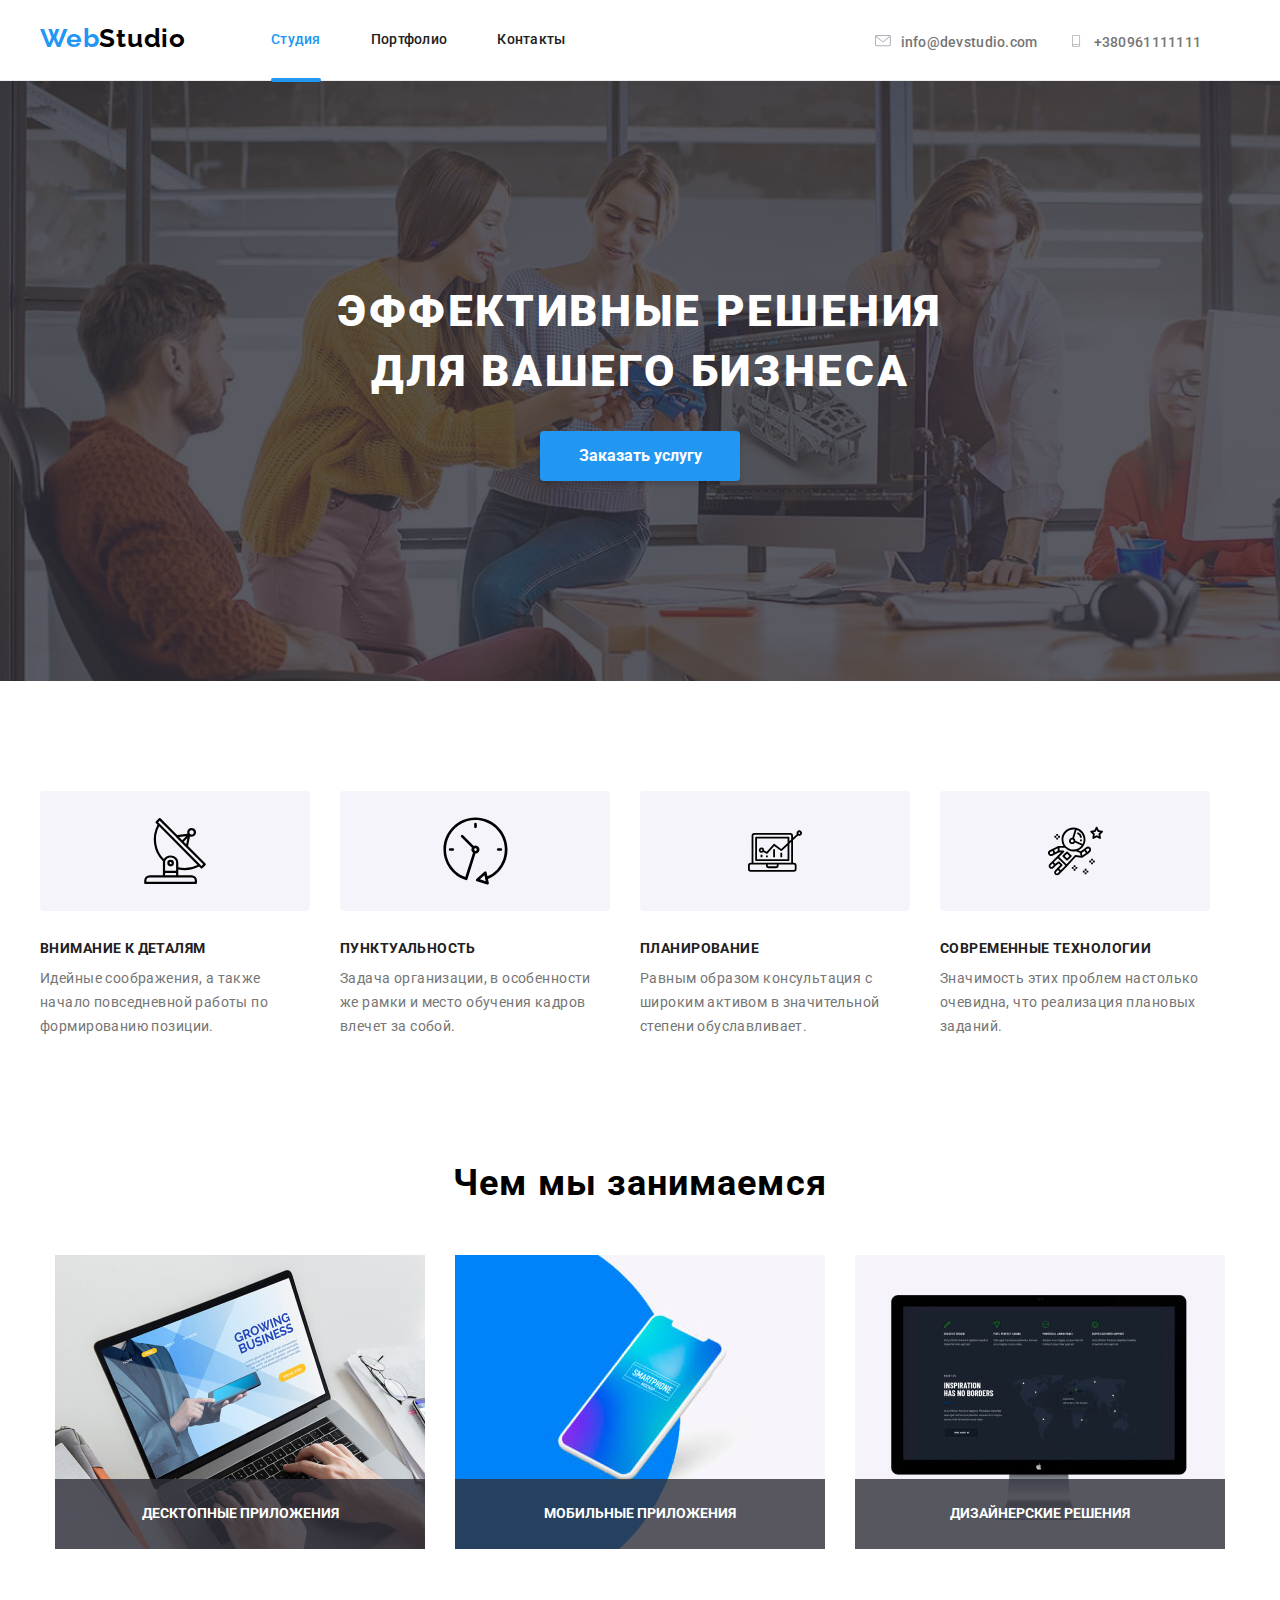
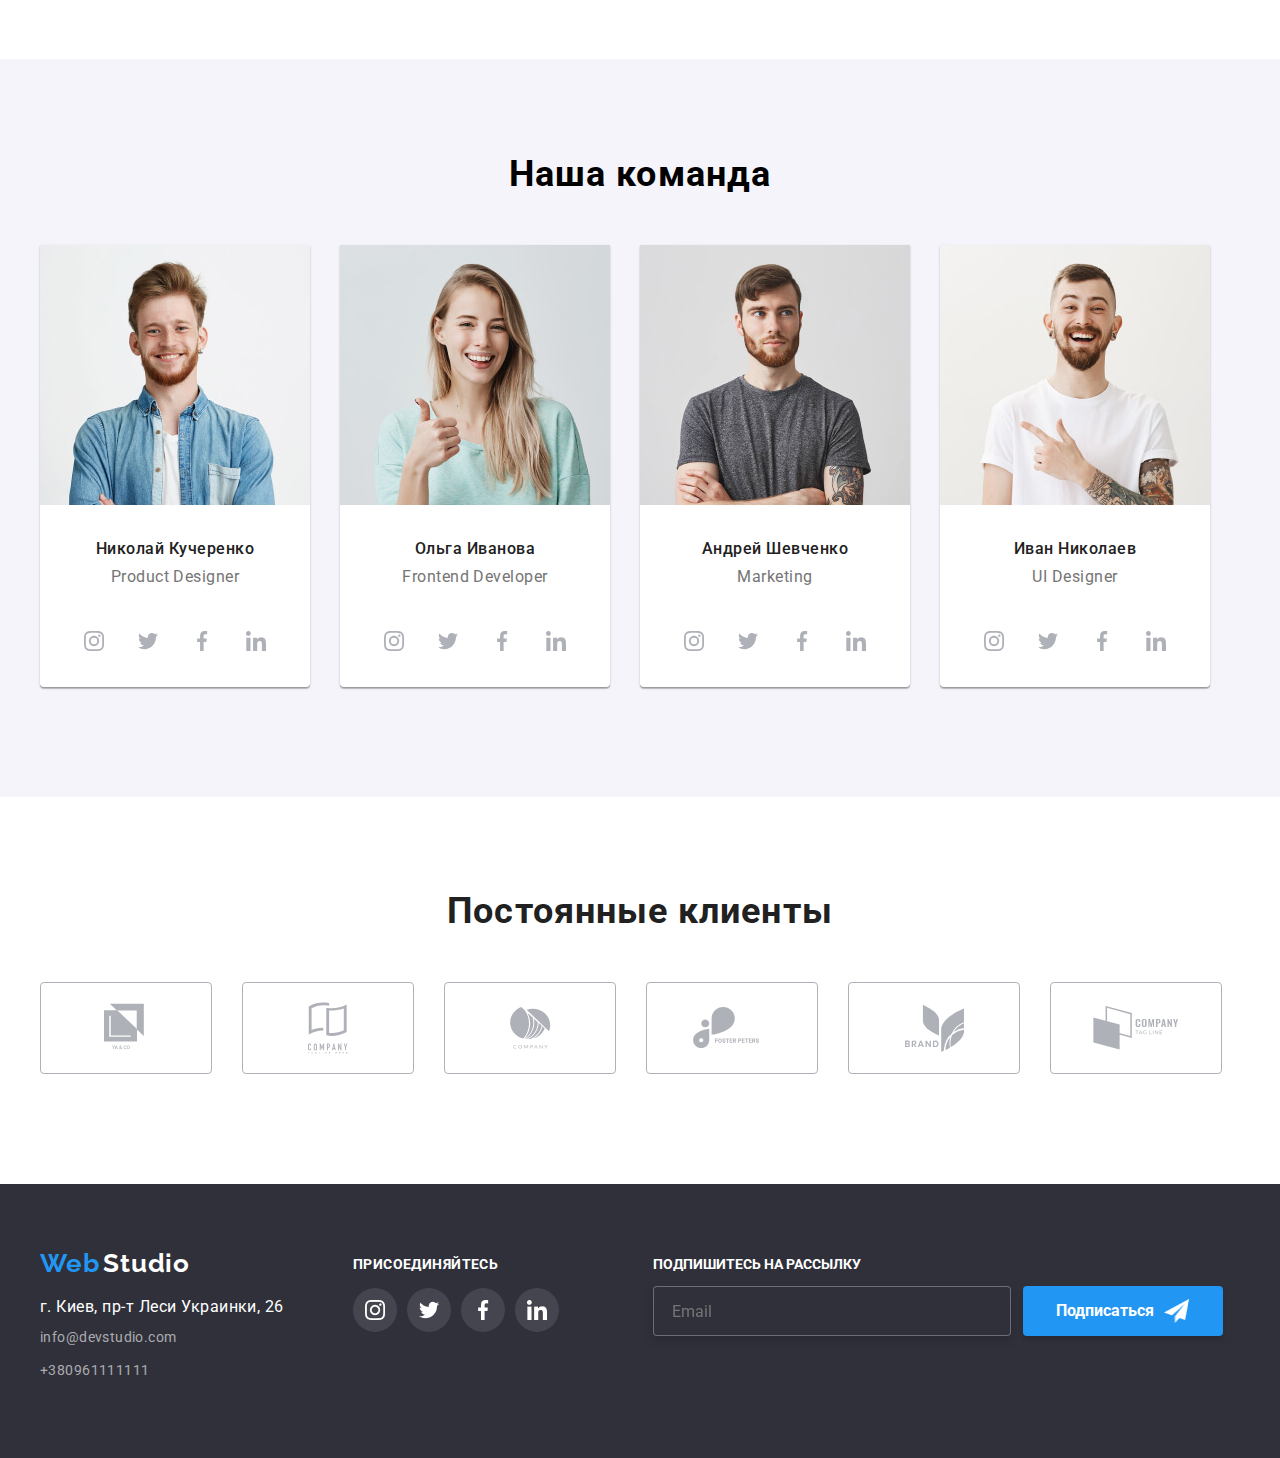
<file: index.html>
<!DOCTYPE html>
<html lang="ru">
    <!---то, что отображается в имени вкладки-->
<head>
    <meta charset="UTF-8">
    <meta name="viewport" content="width=device-width, initial-scale=1.0">
    <title>Document</title>
    <link href="https://fonts.googleapis.com/css2?family=Raleway:wght@700&family=Roboto:wght@400;500;700;900&display=swap" rel="stylesheet">
    <link rel="stylesheet" href="./styles.css">
    <link rel="stylesheet" href="./normalize.css">
</head>

<body>

    <!---шапкa-->
    
    <header class="header">
        <div class="container">
                    <nav class="navigation-pannel">
                        <a href="#" class="logo-link"> <Span class="first-part-of-logo">Web</Span><span class="second-part-of-logo">Studio</span> </a>
                        <ul class="navigation-items ">
                            <li  class="navigation "> <a href="./index.html" class="link current">Студия</a></li>
                            <li class="navigation "> <a href="./portfolio.html" class="link ">Портфолио</a></li>
                            <li class="navigation "> <a href="#" class="link " >Контакты</a></li>
                        </ul>
                    </nav>
                    <div class="contact-info flex-container">
                        <a href="mailto:info@devstudio.com" class="contact"><svg class="header-svg" width=16 height=12> <use href="./sprite.svg#icon-header-envelope"></use>  </svg>info@devstudio.com</a>
                        <a href="tel:+380961111111" class="contact"><svg class="header-svg" width=16 height=12> <use href="./sprite.svg#icon-header-phone"></use></svg>+380961111111</a>
                    </div>
            
        </div>
</header>

<main>
<!---hero-->

    <section class="hero-section">
        <div class="container">
            <h1 class="hero-section-header">Эффективные решения для  Вашего бизнеса</h1>
            <!-- <div class="hero-section-button" data-modal-open>Заказать услугу</div> -->
            <button class="hero-section-button" data-modal-open>Заказать услугу</button>
            <div class="backdrop is-hidden" data-modal>
                <div class="modal" >
                    <h3 class="modal-header">Оставьте свои данные, мы вам перезвоним</h3>
                <form class="modal-form">
                    <button type="reset" class="modal-svg-close" data-modal-close>  <svg  width=11 height=11 ><use href="./sprite-modal.svg#icon-modal-close"></use></svg></button>
                   

                    <div class="modal-section">
                        <input type="text"  name="name" id="name" class="input" placeholder=" " required >
                        <label for="name" class="modal-name"> Имя</label>
                        <svg class="modal-svg" width=12 height=20 ><use href="./sprite-modal.svg#icon-modal-1"></use></svg>
                    </div>
                    
                    <div class="modal-section">
                        <input type="tel"  name="phone" id="phone" class="input" placeholder=" " required>
                        <label for="phone" class="modal-name"> Телефон</label>
                        <svg class="modal-svg" width=13 height=20><use href="./sprite-modal.svg#icon-modal-2"></use></svg>
                    </div>
                    
                    <div class="modal-section">
                        <input type="email"  name="email" id="email" class="input" placeholder=" " required>
                        <label for="email" class="modal-name" > Почта</label>
                        <svg class="modal-svg" width=15 height=20><use href="./sprite-modal.svg#icon-modal-3"></use></svg>
                    </div>
                    
                    <label for="textarea"></label>
                    <textarea name="textarea" id="textarea" cols="30" rows="10" class="textarea" placeholder="Коментарий" class="textarea" required></textarea>
                    
                    
                    
                       <label class="agreement" > 
                        <input type="checkbox" name="checkbox" class="checkbox" required>
                        <span class="check-field"> <svg  width=15 height=15><use href="./sprite-modal.svg#icon-modal-4"></use></svg></span>
                        Соглашаюсь с рассылкой и принимаю <a href="#" class="agreement-link">Условия договора</a>
                    </label> 
                
                    
                    <button type="submit" class="hero-section-button-modal"  >Отправить</button>
                </form>
    
                <!-- <button class="hero-section-button-modal" data-modal-close>Отправить</button> -->
                    
                </div>
            </div>
        </div>


    </section>

<section class="our-benefits">
    <div class="container">
            <!---Этот заголовок нужно будет скрыть позднее-->
                <h2 class="to-hide">Наши преимущества</h2>
            <!---Этот заголовок нужно будет скрыть позднее-->
        <ul class="flex-container our-benefits-list">
            <Li class="our-benefits-item">
                <div class="benefits-svg"><svg  width=66 height=70> <use href="./sprite.svg#icon-benefit1"></use></svg></div>
                
                <h3  class="our-benefits-header">Внимание к деталям</h3>
                <p  class="our-benefits-description">Идейные соображения, а также начало повседневной работы по формированию позиции.</p>
            </Li>
                
            <Li class="our-benefits-item">
                <div class="benefits-svg"><svg  width=67 height=70> <use href="./sprite.svg#icon-benefit2"></use></svg></div>
                
                <h3 class="our-benefits-header">Пунктуальность</h3>
                <p class="our-benefits-description">Задача организации, в особенности же рамки и место обучения кадров влечет за собой.</p>
            </Li>

            <Li class="our-benefits-item">
                <div class="benefits-svg"><svg  width=70 height=54> <use href="./sprite.svg#icon-benefit3"></use></svg></div>
                
                <h3 class="our-benefits-header">Планирование</h3>
                <p class="our-benefits-description">Равным образом консультация с широким активом в значительной степени обуславливает.</p>
            </Li>
            <Li class="our-benefits-item">
                <div class="benefits-svg"> <svg  width=55 height=60> <use href="./sprite.svg#icon-benefit4"></use></svg></div>
               
                <h3 class="our-benefits-header">Современные технологии</h3>
                <p class="our-benefits-description">Значимость этих проблем настолько очевидна, что реализация плановых заданий.</p>
            </Li>
        </ul>
    </div>

</section>

<!---Чем мы занимаемся-->


    <section class="what-we-are-doing">
        <div class="container">
            <h2 class="what-we-are-doing-header">Чем мы занимаемся</h2>
            <ul class="flex-container what-we-are-doing-example">

                <li class="what-we-are-doing-item">
                    <img class="what-we-are-doing-pic" src="./what-we-are-doing-pic/what-we-do-1.jpg" alt="ДЕСКТОПНЫЕ ПРИЛОЖЕНИЯ" width="370" height="294">
                    <P class="what-we-are-doing-list">ДЕСКТОПНЫЕ ПРИЛОЖЕНИЯ</P>
                </li> 

                <li  class="what-we-are-doing-item">
                    <img class="what-we-are-doing-pic" src="./what-we-are-doing-pic/what-we-do-2.jpg" alt="МОБИЛЬНЫЕ ПРИЛОЖЕНИЯ" width="370" height="294">
                    <P class="what-we-are-doing-list">МОБИЛЬНЫЕ ПРИЛОЖЕНИЯ</P>
                </li>

                <li class="what-we-are-doing-item">
                    <img class="what-we-are-doing-pic" src="./what-we-are-doing-pic/what-we-do-3.jpg" alt="ДИЗАЙНЕРСКИЕ РЕШЕНИЯ" width="370" height="294">
                    <P class="what-we-are-doing-list">ДИЗАЙНЕРСКИЕ РЕШЕНИЯ</P>
                </li> 
            </ul>
        </div>
    </section>

    <!---Наша команда-->
    
    <section class="our-team-section">
        <div class="container">
        <h2 class="our-team-section-header">Наша команда</h2>
        <ul class="flex-container our-team-list" >
            <li class="our-team-member">
                <img src="./team/teammember1.jpg" alt="Николай Кучеренко" width="270" height="260">
                <div class="team-frame">
                <h3 class="our-team-name">Николай Кучеренко</h3>
                <p class="our-team-position">  Product Designer</p>
                <ul class="our-team-social-links flex-container ">
                    <li><a class="team-links" href="#" aria-label="Иконка инстаграма" ><svg class="team-svg" width=20 height=20> <use href="./sprite.svg#icon-instagram-team"></use></svg> </a></li>
                    <li><a class="team-links" href="#" aria-label="Иконка твиттера" ><svg class="team-svg" width=20 height=20> <use href="./sprite.svg#icon-twitter-team"></use></svg></a></li>
                    <li><a class="team-links" href="#" aria-label="Иконка фейсбука" ><svg class="team-svg" width=20 height=20> <use href="./sprite.svg#icon-facebook-team"></use></svg></a></li>
                    <li><a class="team-links" href="#" aria-label="Иконка линкедина" ><svg class="team-svg" width=20 height=20> <use href="./sprite.svg#icon-linkedin-team"></use></svg></a></li>
                </ul>
            </div>
            </li>
            <li class="our-team-member">
                <img src="./team/teammember2.jpg" alt="Ольга Иванова" width="270" height="260">
                <h3 class="our-team-name">Ольга Иванова</h3>
                <p class="our-team-position">  Frontend Developer</p>
                <ul class="our-team-social-links  flex-container">
                    <li><a class="team-links" href="#" aria-label="Иконка инстаграма" class=team-links><svg class="team-svg" width=20 height=20> <use href="./sprite.svg#icon-instagram-team"></use></svg> </a></li>
                    <li><a class="team-links" href="#" aria-label="Иконка твиттера" class=team-links><svg class="team-svg" width=20 height=20> <use href="./sprite.svg#icon-twitter-team"></use></svg></a></li>
                    <li><a class="team-links" href="#" aria-label="Иконка фейсбука" class=team-links><svg class="team-svg" width=20 height=20> <use href="./sprite.svg#icon-facebook-team"></use></svg></a></li>
                    <li><a class="team-links" href="#" aria-label="Иконка линкедина" class=team-links><svg class="team-svg" width=20 height=20> <use href="./sprite.svg#icon-linkedin-team"></use></svg></a></li>
                </ul>
                
            </li>
            <li class="our-team-member">
                <img src="./team/teammember3.jpg" alt="Андрей Шевченко" width="270" height="260">
                <h3 class="our-team-name">Андрей Шевченко</h3>
                <p class="our-team-position">  Marketing</p>
                <ul class="our-team-social-links  flex-container">
                    <li><a class="team-links" href="#" aria-label="Иконка инстаграма" ><svg class="team-svg" width=20 height=20> <use href="./sprite.svg#icon-instagram-team"></use></svg> </a></li>
                    <li><a class="team-links" href="#" aria-label="Иконка твиттера" ><svg class="team-svg" width=20 height=20> <use href="./sprite.svg#icon-twitter-team"></use></svg></a></li>
                    <li><a class="team-links" href="#" aria-label="Иконка фейсбука" ><svg class="team-svg" width=20 height=20> <use href="./sprite.svg#icon-facebook-team"></use></svg></a></li>
                    <li><a class="team-links" href="#" aria-label="Иконка линкедина" ><svg class="team-svg" width=20 height=20> <use href="./sprite.svg#icon-linkedin-team"></use></svg></a></li>
                </ul>
            </li>
            <li class="our-team-member "><img src="./team/teammember4.jpg" alt="Иван Николаев" width="270" height="260">
                <h3 class="our-team-name">Иван Николаев</h3>
                <p class="our-team-position">  UI Designer</p>
                <ul class="our-team-social-links flex-container">
                    <li><a class="team-links" href="#" aria-label="Иконка инстаграма" ><svg class="team-svg" width=20 height=20> <use href="./sprite.svg#icon-instagram-team"></use></svg> </a></li>
                    <li><a class="team-links" href="#" aria-label="Иконка твиттера" ><svg class="team-svg" width=20 height=20> <use href="./sprite.svg#icon-twitter-team"></use></svg></a></li>
                    <li><a class="team-links" href="#" aria-label="Иконка фейсбука" ><svg class="team-svg" width=20 height=20> <use href="./sprite.svg#icon-facebook-team"></use></svg></a></li>
                    <li><a class="team-links" href="#" aria-label="Иконка линкедина" ><svg class="team-svg" width=20 height=20> <use href="./sprite.svg#icon-linkedin-team"></use></svg></a></li>
                </ul>
            </li>
        </ul>
    </div>
    </section>
    

<!---добавить логотипы партнеров через css-->
            <section class="our-clients-section">
                <div class="container">
                <h2 class="our-clients-header">Постоянные клиенты</h2>
                <ul class="our-clients-list flex-container">
                    <li class="client-picture">  
                        <a href="#"  class="client-link"><svg class="client-svg" width=44 height=50> <use href="./sprite.svg#icon-Client1"></use></svg></a>
                    </li>
                    <li class="client-picture">
                        <a href="#" class="client-link"><svg class="client-svg" width=40 height=52> <use href="./sprite.svg#icon-Client2"></use></svg></a>
                    </li>
                    <li class="client-picture">
                        <a href="#" class="client-link"><svg class="client-svg" width=41 height=42> <use href="./sprite.svg#icon-Client3"></use></svg></a>
                    </li>
                    <li class="client-picture"> 
                        <a href="#"  class="client-link"><svg class="client-svg" width=79 height=42> <use href="./sprite.svg#icon-Client4"></use></svg></a>
                    </li>
                    <li class="client-picture">  
                        <a href="#" class="client-link"><svg class="client-svg" width=59 height=47> <use href="./sprite.svg#icon-Client5"></use></svg></a>
                    </li>
                    <li class="client-picture">
                        <a href="#" class="client-link"> <svg class="client-svg" width=88 height=44> <use href="./sprite.svg#icon-Client6"></use></svg></a>
                    </li>
                </ul>
                </div>
            </section>
    
</main>
<footer class="footer">
    <div class="container ">
        <div class="footer-first-part">
            <a href="#"> <Span class="first-part-of-logo">Web</Span>     <span class="second-part-of-logo">Studio</span></a> 
            <ul class="footer-items">
                <li>
                    <address><a href="https://goo.gl/maps/x4Y2dLEXptk87ys2A" target="blank" class="footer-address">г. Киев, пр-т Леси Украинки, 26</a></address>
                </li>
                <Li class="footer-contacts">   
                    <a href="mailto:info@devstudio.com" class="footer-contact">info@devstudio.com</a>
                    <a href="tel:+380961111111" class="footer-contact">+380961111111</a>
                </li>
            </ul>
        </div>
   
            <div class="join-us-link">
                <h2 class="join-us-header">Присоединяйтесь</h2>
                <ul class="join-us">
                     <li class="footer-link"><a class="footer-social" href="" aria-label="Иконка инстаграма" > <img src="./footer-pic/instagram-footer.png" alt="Иконка инстаграма" height="20" width="20"></a></li>
                     <li class="footer-link"><a class="footer-social" href="" aria-label="Иконка твиттера" > <img src="./footer-pic/twitter-footer.png" alt="Иконка твиттера" height="20" width="20"></a></li>
                     <li class="footer-link"><a class="footer-social" href="" aria-label="Иконка фейсбука" > <img src="./footer-pic/facebook-footer.png" alt=" Иконка фейсбука" height="20" width="20"></a></li>
                     <li class="footer-link"><a class="footer-social" href="" aria-label="Иконка линкедина" > <img src="./footer-pic/linkedin-footer.png" alt="Иконка линкедина" height="20" width="20"></a></li>
                </ul>
            </div>

            <form class="footer-modal-form">
                <h3 class="footer-modal-headder">Подпишитесь на рассылку</h3>
               <div class="footer-modal">
                   <label for="email"></label>
                <input  type="email"  name="email" id="email" placeholder="Email" class="input-footer">
                <button class="footer-button-modal" data-modal-close>Подписаться <img class="footer-icon" src="/footer-pic/footer-icon.png" alt="Подписаться" width="25" height="24"></button></div>
                
            </form>
        </div>

        
</footer>

<script src="./js/modal.js"></script>
    
</body>
</html>
</file>
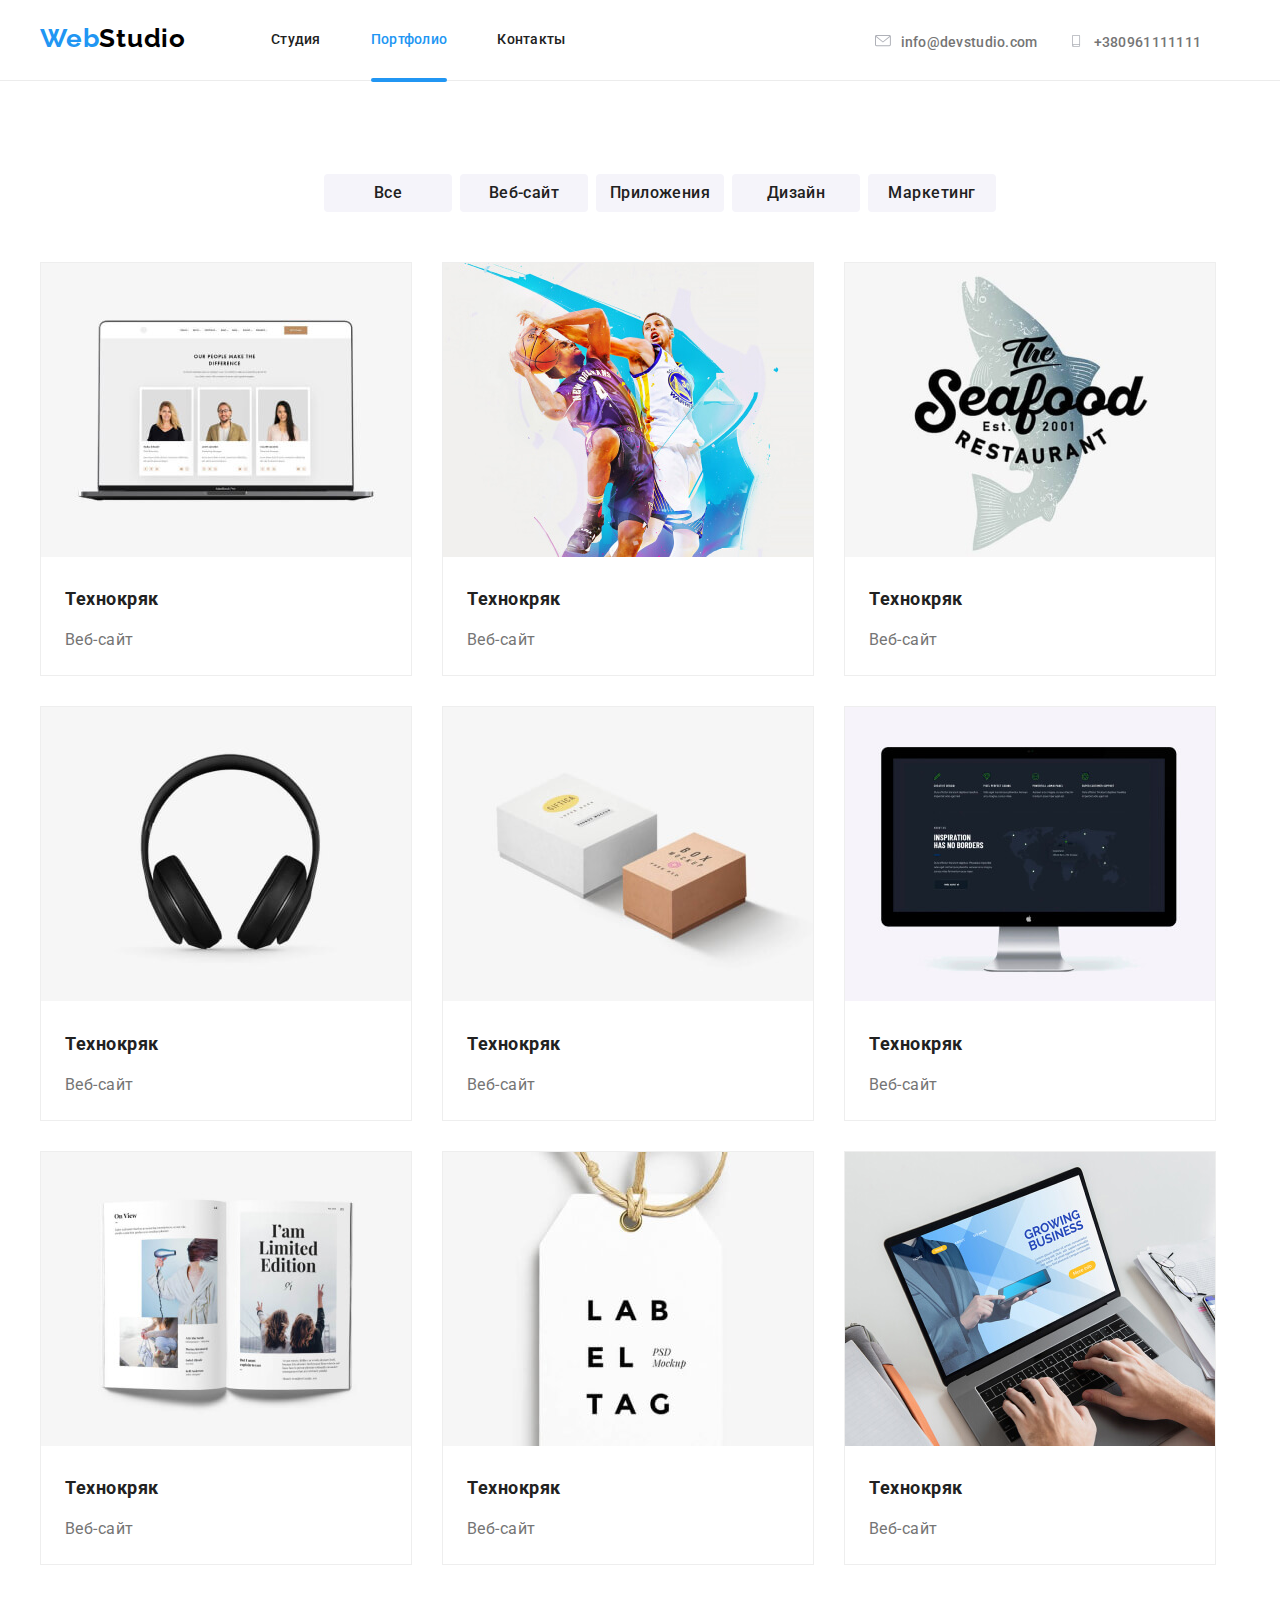
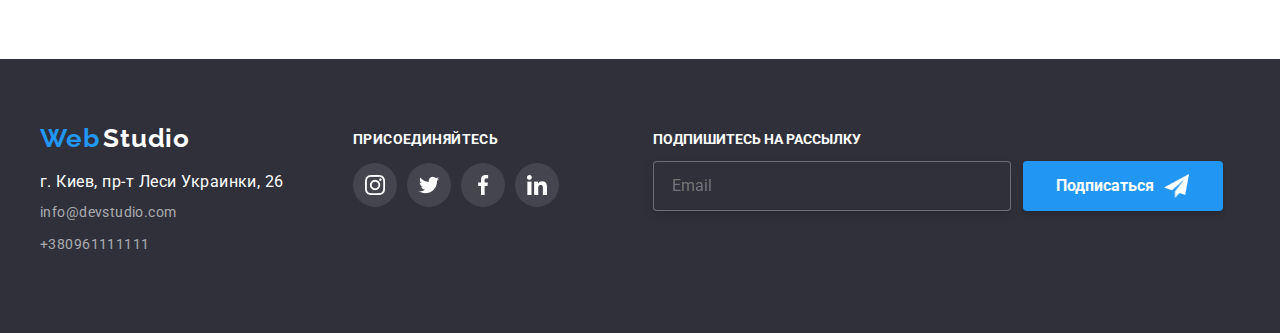
<file: portfolio.html>
<!DOCTYPE html>
<html lang="ru">
<head>
    <meta charset="UTF-8">
    <meta name="viewport" content="width=device-width, initial-scale=1.0">
    <title>Document</title>
    <link href="https://fonts.googleapis.com/css2?family=Raleway:wght@700&family=Roboto:wght@400;500;700;900&display=swap" rel="stylesheet">
    <link rel="stylesheet" href="styles.css">
    <link rel="stylesheet" href="normalize.css">
</head>
<body>
            <!---шапкa-->
            <header class="header">
                <div class="container">
                            <nav class="navigation-pannel">
                                <a href="#" class="logo-link"> <Span class="first-part-of-logo">Web</Span><span class="second-part-of-logo">Studio</span> </a>
                                <ul class="navigation-items">
                                    <li  class="navigation"> <a href="./index.html" class="link">Студия</a></li>
                                    <li class="navigation"> <a href="./portfolio.html" class="link current">Портфолио</a></li>
                                    <li class="navigation"> <a href="#" class="link" >Контакты</a></li>
                                </ul>
                            </nav>
                            <div class="contact-info flex-container">
                                <a href="mailto:info@devstudio.com" class="contact"><svg class="header-svg" width=16 height=12> <use href="./sprite.svg#icon-header-envelope"></use>  </svg>info@devstudio.com</a>
                                <a href="tel:+380961111111" class="contact"><svg class="header-svg" width=16 height=12> <use href="./sprite.svg#icon-header-phone"></use></svg>+380961111111</a>
                            </div>
                    
                </div>
        </header>
        
    
        <main>
            <!--секция кнопок-->
            <section class="filter-buttons">
                <div class="container"></div>
                <h1 hidden>gallery</h1>
                <ul class="gallery-items">
                    <li class="button-portfolio"><a href="#" class="btn-list">Все</a></li>
                    <li class="button-portfolio"><a href="#" class="btn-list">Веб-сайт</a></li>
                    <li class="button-portfolio"><a href="#" class="btn-list">Приложения</a></li>
                    <li class="button-portfolio"><a href="#" class="btn-list">Дизайн</a></li>
                    <li class="button-portfolio"><a href="#" class="btn-list">Маркетинг</a></li>  
                </ul>
            </div>
            </section>
            <!--работы портфолио-->
            <section class=" portfolio">
                <div class="container">
                    <ul class="portfolio-list">
                        <li class="portfolio-item"> 
                            <div class="product-thumb">
                                <img class="portfolio-pic" src="./portfolio-pic/portfolio1.jpg" alt="пример работы 1">
                                <p class="overlay">Технокряк это современная площадка распространения коронавируса. Компании используют эту платформу для цифрового шпионажа и атак на защищённые сервера конкурентов.</p>
                            </div>
                            
                            <h2 class="portfolio-list-header"> Технокряк</h2>
                            <p class="portfolio-list-description">Веб-сайт</p>
                            
                        </li>
                        <li class="portfolio-item"> 
                            <div class="product-thumb">
                                <img class="portfolio-pic" src="./portfolio-pic/portfolio2.jpg" alt="пример работы 1">
                                <p class="overlay">Технокряк это современная площадка распространения коронавируса. Компании используют эту платформу для цифрового шпионажа и атак на защищённые сервера конкурентов.</p>
                            </div>
                            
                            <h2 class="portfolio-list-header"> Технокряк</h2>
                            <p class="portfolio-list-description">Веб-сайт</p>
                            
                        </li>
                        <li class="portfolio-item"> 
                            <div class="product-thumb">
                                <img class="portfolio-pic" src="./portfolio-pic/portfolio3.jpg" alt="пример работы 1">
                                <p class="overlay">Технокряк это современная площадка распространения коронавируса. Компании используют эту платформу для цифрового шпионажа и атак на защищённые сервера конкурентов.</p>
                            </div>
                            
                            <h2 class="portfolio-list-header"> Технокряк</h2>
                            <p class="portfolio-list-description">Веб-сайт</p>
                            
                        </li>
                        <li class="portfolio-item"> 
                            <div class="product-thumb">
                                <img class="portfolio-pic" src="./portfolio-pic/portfolio4.jpg" alt="пример работы 1">
                                <p class="overlay">Технокряк это современная площадка распространения коронавируса. Компании используют эту платформу для цифрового шпионажа и атак на защищённые сервера конкурентов.</p>
                            </div>
                            
                            <h2 class="portfolio-list-header"> Технокряк</h2>
                            <p class="portfolio-list-description">Веб-сайт</p>
                            
                        </li>
                        <li class="portfolio-item"> 
                            <div class="product-thumb">
                                <img class="portfolio-pic" src="./portfolio-pic/portfolio5.jpg" alt="пример работы 1">
                                <p class="overlay">Технокряк это современная площадка распространения коронавируса. Компании используют эту платформу для цифрового шпионажа и атак на защищённые сервера конкурентов.</p>
                            </div>
                            
                            <h2 class="portfolio-list-header"> Технокряк</h2>
                            <p class="portfolio-list-description">Веб-сайт</p>
                            
                        </li>
                        <li class="portfolio-item"> 
                            <div class="product-thumb">
                                <img class="portfolio-pic" src="./portfolio-pic/portfolio6.jpg" alt="пример работы 1">
                                <p class="overlay">Технокряк это современная площадка распространения коронавируса. Компании используют эту платформу для цифрового шпионажа и атак на защищённые сервера конкурентов.</p>
                            </div>
                            
                            <h2 class="portfolio-list-header"> Технокряк</h2>
                            <p class="portfolio-list-description">Веб-сайт</p>
                            
                        </li>
                        <li class="portfolio-item"> 
                            <div class="product-thumb">
                                <img class="portfolio-pic" src="./portfolio-pic/portfolio7.jpg" alt="пример работы 1">
                                <p class="overlay">Технокряк это современная площадка распространения коронавируса. Компании используют эту платформу для цифрового шпионажа и атак на защищённые сервера конкурентов.</p>
                            </div>
                            
                            <h2 class="portfolio-list-header"> Технокряк</h2>
                            <p class="portfolio-list-description">Веб-сайт</p>
                            
                        </li>
                        <li class="portfolio-item"> 
                            <div class="product-thumb">
                                <img class="portfolio-pic" src="./portfolio-pic/portfolio8.jpg" alt="пример работы 1">
                                <p class="overlay">Технокряк это современная площадка распространения коронавируса. Компании используют эту платформу для цифрового шпионажа и атак на защищённые сервера конкурентов.</p>
                            </div>
                            
                            <h2 class="portfolio-list-header"> Технокряк</h2>
                            <p class="portfolio-list-description">Веб-сайт</p>
                            
                        </li>
                        <li class="portfolio-item"> 
                            <div class="product-thumb">
                                <img class="portfolio-pic" src="./portfolio-pic/portfolio9.jpg" alt="пример работы 1">
                                <p class="overlay">Технокряк это современная площадка распространения коронавируса. Компании используют эту платформу для цифрового шпионажа и атак на защищённые сервера конкурентов.</p>
                            </div>
                            
                            <h2 class="portfolio-list-header"> Технокряк</h2>
                            <p class="portfolio-list-description">Веб-сайт</p>
                            
                        </li>
                    </ul>
                </div>    
            </section>
            
        </main>
        <footer class="footer">
            <div class="container ">
                <div class="footer-first-part">
                    <a href="#"> <Span class="first-part-of-logo">Web</Span>     <span class="second-part-of-logo">Studio</span></a> 
                    <ul class="footer-items">
                        <li>
                            <address><a href="https://goo.gl/maps/x4Y2dLEXptk87ys2A" target="blank" class="footer-address">г. Киев, пр-т Леси Украинки, 26</a></address>
                        </li>
                        <Li class="footer-contacts">   
                            <a href="mailto:info@devstudio.com" class="footer-contact">info@devstudio.com</a>
                            <a href="tel:+380961111111" class="footer-contact">+380961111111</a>
                        </li>
                    </ul>
                </div>
           
                    <div class="join-us-link">
                        <h2 class="join-us-header">Присоединяйтесь</h2>
                        <ul class="join-us">
                             <li class="footer-link"><a class="footer-social" href="" aria-label="Иконка инстаграма" > <img src="./footer-pic/instagram-footer.png" alt="Иконка инстаграма" height="20" width="20"></a></li>
                             <li class="footer-link"><a class="footer-social" href="" aria-label="Иконка твиттера" > <img src="./footer-pic/twitter-footer.png" alt="Иконка твиттера" height="20" width="20"></a></li>
                             <li class="footer-link"><a class="footer-social" href="" aria-label="Иконка фейсбука" > <img src="./footer-pic/facebook-footer.png" alt=" Иконка фейсбука" height="20" width="20"></a></li>
                             <li class="footer-link"><a class="footer-social" href="" aria-label="Иконка линкедина" > <img src="./footer-pic/linkedin-footer.png" alt="Иконка линкедина" height="20" width="20"></a></li>
                        </ul>
                    </div>
                    <form class="footer-modal-form">
                        <h3 class="footer-modal-headder">Подпишитесь на рассылку</h3>
                       <div class="footer-modal">
                           <label for="email"></label>
                        <input  type="email"  name="email" id="email" placeholder="Email" class="input-footer">
                        <button class="footer-button-modal" data-modal-close>Подписаться <img class="footer-icon" src="/footer-pic/footer-icon.png" alt="Подписаться" width="25" height="24"></button></div>
                        
                    </form>
                </div>
        </footer>
    
</body>
</html>
</file>
<file: styles.css>
html{
    box-sizing: border-box;

}

*
*::before,
*::after{
    box-sizing: inherit;
    margin: 0px;
    padding: 0px;
}



:root{
    --background-color:#fff;
    --accent-color: #2196F3;
    --header-color: #212121;
    --subheader-color: #757575;
    --transition:250ms cubic-bezier(0.4, 0, 0.2, 1);
}

body {
    font-family: 'Roboto', sans-serif;
    background-color: var(--background-color);  
 }

.container{
    width: 1200px;
    padding-left:15px;
    padding-right:15px;
    margin: 0 auto;
}
/*logo*/


.logo-link{
    margin-right: 85px;
    padding-top: 19px;
    padding-bottom: 25px;
}

.first-part-of-logo{
    font-family: Raleway;
    font-style: normal;
    font-weight: bold;
    font-size: 26px;
    line-height: 1.47;
    color: var(--accent-color);
    letter-spacing: 0.03em;
    
}
.second-part-of-logo{
    font-family: Raleway;
    font-style: normal;
    font-weight: bold;
    font-size: 26px;
    line-height: 1.47px;
    color: black;
    letter-spacing: 0.03em;   
}


.header{
    height: 80px;
    border-bottom: 1px solid #ECECEC;;
}
/*header without logo*/
.header a {
    text-decoration: none;
    font-weight: 500;
    font-size: 14px;
    line-height: 1.14;
    letter-spacing: 0.02em;
}


.navigation-pannel{
    display: inline-flex;

 }

 
 .header .flex-container{
    display: inline-flex;
    align-content: baseline;
 }

 .navigation-items {
    list-style-type: none;
    padding-left: 0;
    margin-top: 0;
    margin-bottom: 0;
 }
 
.portfolio-header{
    border-bottom:  1px solid #ECECEC;
}
 .navigation-items .link {
    display: block;
    padding-top: 32px;
    padding-bottom: 32px;
}

.navigation-items :not(:last-child){
    margin-right: 50px;
}

.flex-container {
    display: flex;
    align-items: center;
    padding-left: 0;
}



.navigation-items .link:hover,
.navigation-items .link:focus{
    color: var(--accent-color);
    transition: var(--transition);
    
}

/* .navigation-items .link:hover::after{
    display: block;
    width: 100%;
    height: 4px;
    background-color:var(--accent-color);
    border-radius: 2px;
    content: "";
    margin-bottom: 0;
    margin-top: 30px;
    
} */

.navigation .current{
    color: var(--accent-color);
}

.current{
    position: relative;
    
}

 .current::after {
    position: absolute;
    display: block;
    width: 100%;
    height: 4px;
    background-color:var(--accent-color);
    border-radius: 2px;
    content: "";
    margin-bottom: 0;
    margin-top: 30px;
    
}


.navigation-items a {
    color:var(--header-color);
}

.navigation-items{
    display: flex;
}

.contact-info :hover,
.contact-info :focus{ 
    color: var(--accent-color);
    transition: var(--transition);
}

.contact:hover .header-svg,
.contact:focus .header-svg{
    fill: var(--accent-color);
    transition: var(--transition);
}

.contact-info{
    padding-left: 305px;
}

.header-svg{
    fill: #AFB1B8;
    margin-right: 10px;
}


.contact-info a{
    color:var(--subheader-color)

}

.contact-info .contact{
    margin-right: 30px;  
    padding-top: 32px;
    padding-bottom: 32px;     
}

.contact-info .contact:last-child{
    margin-right: 0px;
}

/*hero section*/

.hero-section{
    padding-bottom: 200px;
    padding-top: 200px;
    background-image:linear-gradient(rgba(47, 48, 58, 0.8),rgba(47, 48, 58, 0.8)), url('./hero-section-pic/hero.jpg');
    background-color: blue;
}

.hero-section .container{

    display: flex ;
    flex-direction: column;
    align-items: center;  
    
}

.hero-section-header{ 
    font-family: Roboto;
    font-style: normal;
    font-weight: 900;
    font-size: 44px;
    line-height: 60px;
    /* or 136% */
    
    text-align: center;
    letter-spacing: 0.06em;
    text-transform: uppercase;
    width: 696px;
    margin-top: 0;
    margin-bottom: 30px;
    color: #ffffff;
    
   }


.hero-section-button:hover,
.hero-section-button:focus{
    background-color: var(--accent-color);
    color:#fff ;
    transition: var(--transition);
}

.backdrop{
    position: fixed;
    top: 0;
    left: 0;
    height: 100%;
    width: 100%;
    background-color: rgba(0, 0, 0, 0.2);
    display: flex;
    align-items: center;
    justify-content: center;
    z-index: 1;
}

.backdrop.is-hidden{
    opacity: 0;
    pointer-events: none;
}

.modal{
    position: absolute;
    /* top: 50%;
    left: 50%;
    transform: translateY(-50% -50%); */
    min-width: 528px;
    min-height: 581px;
    background-color: var(--background-color);
    box-shadow: 0px 1px 3px rgba(0, 0, 0, 0.12), 0px 1px 1px rgba(0, 0, 0, 0.14), 0px 2px 1px rgba(0, 0, 0, 0.2);
    border-radius: 4px;
}

 .modal-section{
    position: relative;
}


.modal-name{
    position: absolute;
    top: 20%;
    left: 15%; 
    font-family: Roboto;
    font-style: normal;
    font-weight: normal;
    font-size: 14px;
    line-height: 16px;
    color: #757575;
} 

.modal-svg{
    position: absolute;
    top: 50%;
    left: 60px;
    transform: translateY(-120%);
    margin: auto;
}

.modal-svg-close{
    position: absolute;
    top: 8px;
    right: 8px;
    background: #FFFFFF;
    border: 1px solid rgba(0, 0, 0, 0.1);
    border-radius: 50%;
    outline: none;
    
}

.modal-svg-close:hover{
    fill: var(--accent-color);
    outline: none;
}

.input:focus ~.modal-svg{
    fill: var(--accent-color);
}
.input:focus{
    border: 1px solid #2196F3;
    border-radius: 4px;
    background-color: var(--background-color);
    outline: none;
    

}
.input:focus + .modal-name,
.input:not(:placeholder-shown) + .modal-name{
    color:var(--accent-color);
    transform: translate( -20px, -35px);
    transition: var(--transition);
    
}



.modal-header{
   display: flex;
   justify-content: center;
   margin-top: 40px;
   margin-bottom: 30px;
}


.modal-form{
    display: flex;
    flex-direction: column;
    height: 581px;
    box-sizing: border-box;
}  

.input{
    width: 408px;
    height: 40px;
    margin-left: 39px;
    margin-right: 39px;
    margin-bottom: 28px;
    border: 1px solid rgba(33, 33, 33, 0.2);
    border-radius: 4px;
    padding-left: 40px; 

}



.input:focus{
    color: var(--accent-color);
    box-shadow: 0px 1px 3px rgba(0, 0, 0, 0.12), 0px 1px 1px rgba(0, 0, 0, 0.14), 0px 2px 1px rgba(0, 0, 0, 0.2);
    border-radius: 4px;
    padding-left: 40px;
    
}

.input:focus:required:valid:not(:placeholder-shown){
    color: var(--accent-color);
}
  
.textarea:required:valid:not(:placeholder-shown){
    color: var(--accent-color);
}
  
.contact-form-btn.submit{
    background-color: var(--accent-color);

}

.textarea{
    margin-left: 40px;
    margin-right: 40px;
    margin-bottom: 20px;
    width: 465px;
    height: 120px;
    resize: none;
    border: 1px solid rgba(33, 33, 33, 0.2);
    border-radius: 4px;
    padding: 16px 12px;
    
}

.textarea:focus{
    border: 1px solid #2196F3;
    border-radius: 4px;
    background-color: var(--background-color);
    outline: none;
    
}


.agreement{
    margin-bottom: 30px;
    display: flex;
    justify-content: center;
    font-family: Roboto;
    font-style: normal;
    font-weight: normal;
    font-size: 14px;
    line-height: 24px;
    /* identical to box height, or 171% */
    letter-spacing: 0.03em;
    color: #757575;
    
}

.agreement-link{
    color: var(--accent-color);
    margin-left: 2px;
}


.check-field{
    width: 15px;
    height: 15px;
    border: 2px solid #212121;
    display: flex;
    background-color: var(--background-color);
    margin-right: 8px;  
    border-radius: 4px;
    padding-left: 1px;
}

.checkbox:checked + .check-field{
    background-color: var(--accent-color);
    border: 2px solid var(--accent-color);
    border-radius: 4px;
    transition: var(--transition);
    
   
}
.checkbox{
    appearance: none;
    -webkit-appearance:none;
    -moz-appearance:none;
    
}

.hero-section-button{
    
    font-weight: bold;
    font-size: 16px;
    line-height: 1.80;

    background-color: var(--accent-color);
    color: #fff;
    height: 50px;
    width: 200px;
    
    box-shadow: 0px 4px 4px rgba(0, 0, 0, 0.15);
    border-radius: 4px;
    border-width: 0px;
    border-image: none;
    border-style: none;
    border-color: var(--accent-color);
}

.hero-section-button-modal{
    
    font-weight: bold;
    font-size: 16px;
    line-height: 1.80;
    background-color: var(--accent-color);
    color: #fff;
    width: 200px;
    height: 50px;
    box-shadow: 0px 4px 4px rgba(0, 0, 0, 0.15);
    border-radius: 4px;
    border-width: 0px;
    border-image: none;
    border-style: none;
    border-color: var(--accent-color);
    margin: auto;
}


/*Наши преимущества*/

.to-hide{
    display: none;
}

.our-benefits li{
    list-style-type: none;
}

.our-benefits{
    padding-bottom: 94px;
    padding-top: 94px;
}



.benefits-svg{
    display: flex;
    background-color: #F5F4FA;
    width: 270px;
    border-radius: 4px;
    height: 120px;
    justify-content: center;
    align-items: center;
    
}
.our-benefits-header{
    font-weight: bold;
    font-size: 14px;
    line-height: 1.14;
    text-transform: uppercase;
    color: var(--header-color);
    letter-spacing: 0.03em;
    margin-top: 30px;
    margin-bottom: 10px;
}

.our-benefits-description{
    font-weight: normal;
    font-size: 14px;
    line-height: 1.71;
    color: var(--subheader-color);
    letter-spacing: 0.03em;
    margin-top: 0px;
    width: 270px;
}

.our-benefits-list .our-benefits-item{
    margin-right: 30px;   
   
}

.our-benefits-list .our-benefits-item:last-child{
    margin-right: 0;
}

.our-benefits> .flex-container {
    padding-left: 0;
    margin-top: 0;  
}

/*чем мы занимаемся*/
.what-we-are-doing li{
    list-style-type: none;
}

.what-we-are-doing{
    padding-bottom: 94px; 
}

.what-we-are-doing-header{
    font-weight: bold;
    font-size: 36px;
    line-height: 1.16;
    letter-spacing: 0.03em;
    margin-top: 0px;
    margin-bottom: 50px;
    text-align: center;
}


.what-we-are-doing-example .what-we-are-doing-item{
    margin-right: 30px;
}

.what-we-are-doing-example{
    justify-content: center;
}
.what-we-are-doing-example .what-we-are-doing-item:last-child{
    margin-right: 0px;
}

.what-we-are-doing>.flex-container{
    margin-top: 0px; 
    
}

.what-we-are-doing-example .what-we-are-doing-item{
padding-left: 0px;
}

.what-we-are-doing-item{
    position: relative;
    display: flex;
}

.what-we-are-doing-list{
    position: absolute;
    display: flex;
    bottom: 0;
    background-color: rgba(47, 48, 58, 0.8);
    width: 370px;
    height: 70px;
    margin: 0px;
    justify-content: center;
    align-items: center;
}

.what-we-are-doing-list{
    font-weight: bold;
    font-size: 14px;
    line-height: 1.14;
    text-transform: uppercase;
    color: #fff;
   
}

/*our team*/
.wrapper{
    background-color: #F5F4FA;
    display: block;
}
.our-team-section li{
    list-style-type: none;
}

.our-team-section-header{
    margin-top: 0px;
    margin-bottom: 50px;
    font-weight: bold;
    font-size: 36px;
    line-height: 42px;
    text-align: center;
    letter-spacing: 0.03em;
}
.our-team-section{
    background-color: #F5F4FA;
    background-size: 100%;
    padding-bottom: 94px;
    padding-top: 94px;
}

.our-team-list {
    padding-left: 0px;
    margin-top: 0;  
}

.our-team-member,
.our-team-position,
.our-team-social-links{
   text-align: center;
}

.our-team-list .our-team-member:not(:last-child){
    margin-right: 30px;
}

.our-team-member{
    background-color: #fff;
    box-shadow: 0px 2px 1px rgba(0, 0, 0, 0.2), 0px 1px 1px rgba(0, 0, 0, 0.14), 0px 1px 3px rgba(0, 0, 0, 0.12);
    border-radius: 0px 0px 4px 4px;
}

.our-team-name{
    font-weight: 500;
    font-size: 16px;
    line-height: 19px;
    color: var(--header-color);
    letter-spacing: 0.03em;
    margin-top: 30px;
    margin-bottom: 10px;
}
.our-team-position{
    font-weight: normal;
    font-size: 16px;
    line-height: 1.18;
    color: var(--subheader-color);
    letter-spacing: 0.03em;
    margin-top: 0px;
    margin-bottom: 16px;
}
.our-team-social-links .team-links {
    display: flex;
    background-color:#fff;  
    border-radius: 50%;
    width: 44px;
    height:44px;
    justify-content: center;
    align-items: center;
}

.team-links:hover,
.team-links:focus{
    background-color:var(--accent-color); 
    color: #fff;
    transition: var(--transition);
}

.team-links:hover .team-svg,
.team-links:focus .team-svg {
    fill: #FFFFFF;
    transition: var(--transition);
}
.team-svg{
    fill: #AFB1B8;
    transition: var(--transition);
}

.our-team-social-links {
    padding-top: 16px;
    padding-bottom: 24px;
    justify-content: center;
}



.our-team-social-links >li{     
    margin-right: 10px;
}

.our-team-social-links >li:last-child{
    margin-right: 0;
}

.team-links{
    text-decoration: none;
}

/*наши постоянные клиенты*/
.our-clients-list .link:hover,
.our-clients-list .link:focus{
    color: var(--accent-color);
    transition: var(--transition);
}

.our-clients-section{
    padding-bottom: 94px;
    padding-top: 94px;
}

.our-clients-list{
    padding-left: 0;

}

.client-svg{
    fill: #AFB1B8;
    
}

.client-link{
    display: flex;
    background-color: #fff;
    width: 170px;
    height: 90px;
    border: 1px solid  #AFB1B8;
    justify-content: center;
    align-items: center;
    border-radius: 4px;
}

.client-link:hover{
    background-color: #fff;
    border: 1px solid #2196F3;
    transition: var(--transition);

}

.client-link:hover .client-svg{
    fill: #2196F3;
    transition: var(--transition);
}



.our-clients-list .client-picture{
    margin-right: 30px;
}

.our-clients-list .client-picture:last-child{
    margin-right: 0;
}


.our-clients-header{
    font-weight: bold;
    font-size: 36px;
    line-height: 1.67x;
    color: var(--header-color);
    letter-spacing: 0.03em;
    margin-top: 0px;
    margin-bottom: 50px;
    text-align: center;
    
}

.our-clients-list li{
    text-decoration: none;
    list-style-type: none;
}

/*подвал*/

.footer a{
    text-decoration: none;
}
.footer{
    background-color: #2F303A;
}

.footer >.container{
    display: flex;
}
.footer .second-part-of-logo{
    font-family: Raleway;
    font-style: normal;
    font-weight: bold;
    font-size: 26px;
    line-height: 1.47px;
    color:#fff;
    letter-spacing: 0.03em;
}
.logo-link-footer{
    padding-top: 60px;
    margin-bottom: 20px;
}

.footer-first-part{
    padding-top: 60px;
    padding-bottom: 60px;
    margin-right: 69px;
}
.footer-items{
    text-decoration: none;
    list-style-type: none;
    letter-spacing: 0.03em;
    padding-left: 0;
}
.footer-address{
    color: #fff;
    font-style:normal;
    letter-spacing: 0.03em;
   
}

.footer-contacts .footer-contact{
    display: block;
    padding-right: 0;
    margin-top: 9px;
}

.footer-contact{
    font-weight: normal;
    font-size: 14px;
    line-height: 1.7; 
    color: rgba(255, 255, 255, 0.6);
    letter-spacing: 0.03em;
}

.join-us-link >.join-us-header,
.join-us{
    display:flex;
    vertical-align: top;
}

.footer{
    display: flex;
    
}


.footer-part-one  {
    margin-right: 69px;
    padding-right: 0px;
    
}

.footer-social{
    background-color:rgba(255, 255, 255, 0.1);
    border-radius: 50%;
    padding: 12px; 
    display: flex;
    justify-content: center;
    align-items: center;
}

.footer-social:hover{
    background-color: var(--accent-color);
    transition: var(--transition);
}

.join-us {
    text-decoration: none;
    list-style-type: none;
    
}

.join-us {
    padding-left: 0;
}

.join-us >li:not(:last-child){
   
    padding-right: 10px;
}
.join-us-header{
    font-weight: bold;
    font-size: 14px;
    line-height: 16px;
    letter-spacing: 0.03em;
    text-transform: uppercase;
    color: #fff;
    letter-spacing: 0.03em;
    margin-top: 72px;
}

.footer-modal-form{
   padding-left: 94px;
   
}


.input-footer{
    width: 358px;
    height: 50px;
    border: 1px solid rgba(255, 255, 255, 0.3);
    box-sizing: border-box;
    filter: drop-shadow(0px 4px 4px rgba(0, 0, 0, 0.15));
    border-radius: 4px;
    background: #2F303A;
}

.input-footer::placeholder{
    padding: 16px;
}

.footer-button-modal{
    font-weight: bold;
    font-size: 16px;
    line-height: 30px;
    /* identical to box height, or 187% */
    background-color: var(--accent-color);
    color: #fff;
    width: 200px;
    height: 50px;
    box-shadow: 0px 4px 4px rgba(0, 0, 0, 0.15);
    border-radius: 4px;
    border-width: 0px;
    border-image: none;
    border-style: none;
    border-color: var(--accent-color);
    display: flex;
    align-items: center;
    justify-content: center;
    margin-left: 12px;  
    
}

.footer-modal:not(:first-child){
    display: flex;
    
    
}

.footer-modal-headder{
    /* display: inline-flex; */
    font-family: Roboto;
    font-style: normal;
    font-weight: bold;
    font-size: 14px;
    line-height: 16px;
    color: #fff;
    text-transform: uppercase;
    margin-top: 72px;
    
}

.footer-icon{
    margin-left: 10px;
}

/*portfolio page*/



.gallery-items{
    text-decoration: none;
    list-style-type: none;

    display: flex;
    justify-content: center;
    
    
    padding-top: 93px;
    padding-bottom: 50px;
    margin-top: 0;
    margin-bottom: 0;
}




.btn-list{
    display: inline-flex;
    justify-content: center;
    align-items: center;
    width: 128px;
    height: 38px;
    background-color: #F5F4FA;
    border-radius: 4px;
    text-decoration: none;
    color: #212121;
    font-weight: 500;
    font-size: 16px;
    line-height: 26px;
    /* identical to box height, or 162% */
    text-align: center;
    letter-spacing: 0.03em;
}

    .gallery-items .button-portfolio:not(:last-child){
        margin-right: 8px;
    }

.btn-list:hover{
    color: #fff;
    background-color: var(--accent-color);
    box-shadow: 0px 2px 2px rgba(0, 0, 0, 0.12), 0px 1px 2px rgba(0, 0, 0, 0.08), 0px 3px 1px rgba(0, 0, 0, 0.1);
    transition: var(--transition);
}

.portfolio-list{
    list-style-type: none;
    display: flex;
    flex-wrap: wrap;
    padding-left: 0px;
    margin-top: 0;
    margin-bottom: 0;
}

.portfolio-item{
    background: #FFFFFF;
    border: 1px solid #EEEEEE;
    margin-top: 30px;
    
}

.product-thumb{
    position: relative;
    overflow: hidden;
    
    
}

 .product-thumb::before{
    content: '';
    background-color: rgba(33, 150, 243, 0.9);
    width: 100%;
    height: 100%;
    display: inline-block;
    position: absolute;
    opacity: 0; 
    transform: translateY(100%); 
    transition:  250ms cubic-bezier(0.4, 0, 0.2, 1); 

}

.product-thumb:hover::before {
    opacity: 1;
    transform: translateY(0);
    
}


.product-thumb:hover .overlay{
    opacity: 1;
    transform: translateY(0);
   
}

.potfolio-pic{
    display: flex;
}
 .overlay{
     top: 63px;
     left: 24px;
     font-family: Roboto;
     font-style: normal;
     font-weight: normal;
     font-size: 18px;
     line-height: 28px;
     /* or 156% */
     width: 322px;
     height: 168px;
     letter-spacing: 0.03em;
     color:#fff;
     position: absolute;
     opacity: 0;
     margin: 0;
     transform: translateY(150%);
     transition:  250ms cubic-bezier(0.4, 0, 0.2, 1);

    
    
   
 }

.portfolio-item:nth-child(-n + 3){
    margin-top: 0;
}

.portfolio-item:hover{
    border: 1px solid #EEEEEE;
    box-shadow: 1px 4px 6px rgba(0, 0, 0, 0.16), 0px 4px 4px rgba(0, 0, 0, 0.06), 0px 1px 1px rgba(0, 0, 0, 0.12);
}
.pottfolio.pic{
    display:block;
}

.portfolio-list .portfolio.item{
    padding: 0px;
}

.portfolio-list .portfolio-item{
    margin-right: 30px;
}

.portfolio-list .portfolio-item:nth-child(3n){
    margin-right: 0;

}

.portfolio-list-header{
    font-weight: bold;
    font-size: 18px;
    line-height: 2;
    color: var(--header-color);
    letter-spacing: 0.03em;
    margin-top: 20px;
    margin-bottom: 8px;
    padding-left: 24px;
}
.portfolio-list-description{
    font-weight: normal;
    font-size: 16px;
    line-height: 1.87;
    color: var(--subheader-color);
    letter-spacing: 0.03em;
    margin-top: 0;
    margin-bottom: 20px;
    padding-left: 24px;
}


.portfolio{
    padding-bottom: 94px;
}
</file>
